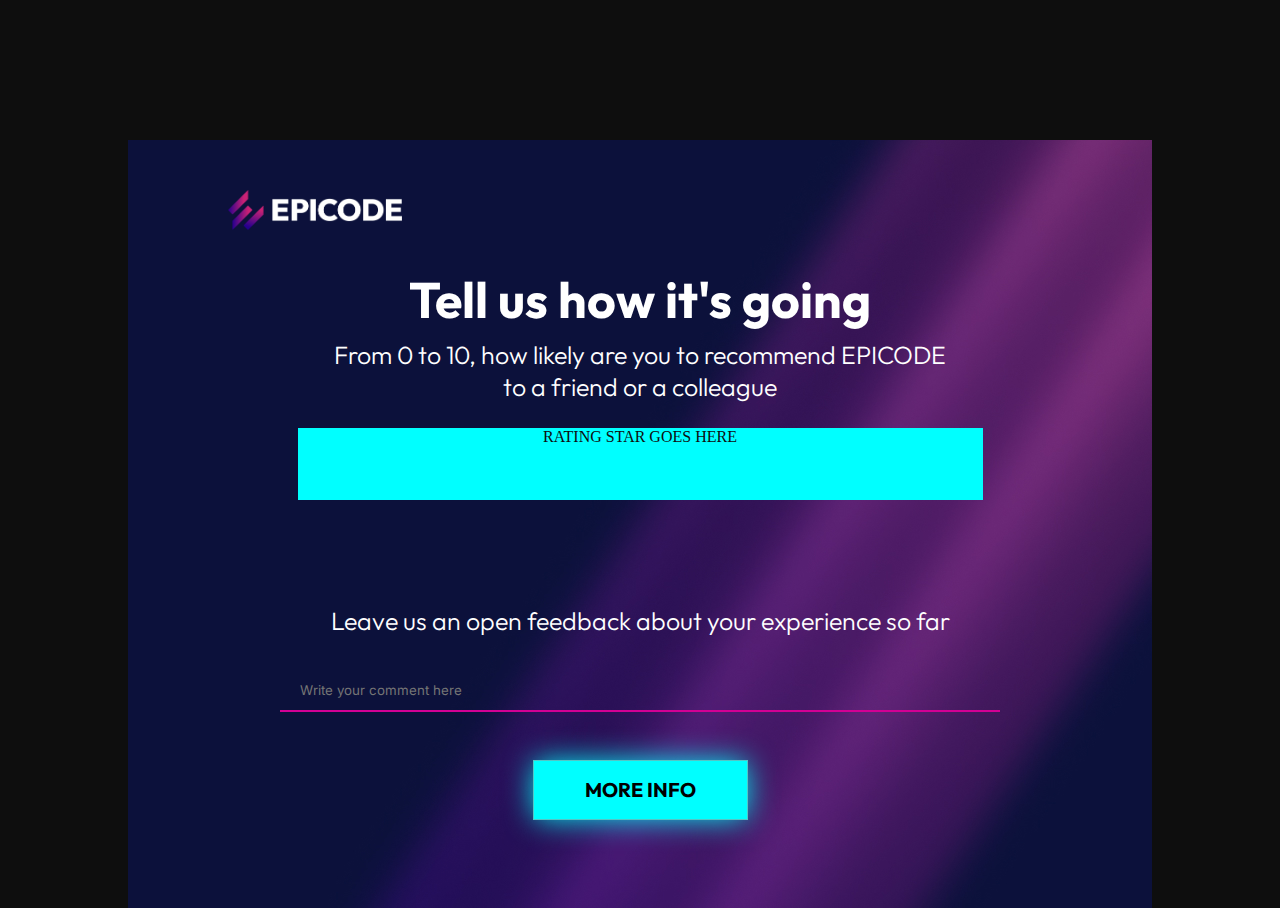
<file: feedback.html>
<!DOCTYPE html>
<html lang="en">

<head>
    <meta charset="UTF-8">
    <meta http-equiv="X-UA-Compatible" content="IE=edge">
    <meta name="viewport" content="width=device-width, initial-scale=1.0">
    <title>Feedback</title>

    <link rel="stylesheet" href="/feedbackStyles.css">
    <link rel="preconnect" href="https://fonts.googleapis.com">
    <link rel="preconnect" href="https://fonts.gstatic.com" crossorigin>
    <link
        href="https://fonts.googleapis.com/css2?family=Inter:wght@100;200;300&family=Outfit:wght@300;400;500;700&display=swap"
        rel="stylesheet">
</head>

<body>
    <div id="outer-container">
        <div id="header">
            <div class="logo-section">
                <img src="/assets/epicode_logo.png" alt="epicode logo">
            </div>
        </div>
        <div id="rating-container">
            <h1>Tell us how it's going</h1>
            <p class="info">From 0 to 10, how likely are you to recommend EPICODE<br>
                to a friend or a colleague
            </p>
            <div id="ratingStar"><span>RATING STAR GOES HERE</span></div>
        </div>
        <div id="comment-container">
            <p>Leave us an open feedback about your experience so far</p>
            <input type="text" placeholder="Write your comment here" name="Write your comment here"
                id="comment-section">
            <br>
            <button id="more-info-btn">MORE INFO</button>
        </div>
    </div>

</body>

</html>
</file>
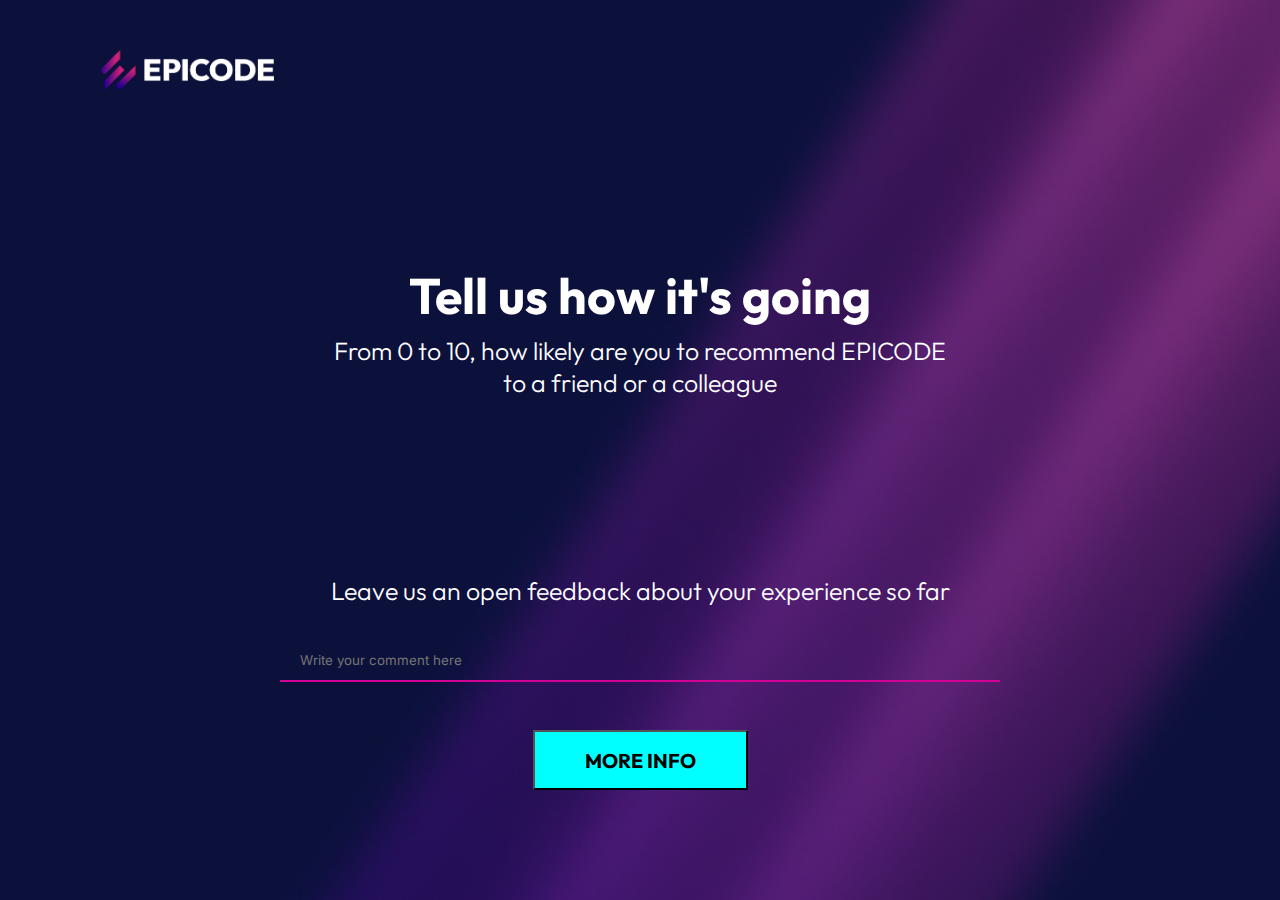
<file: feedback page/feedback.html>
<!DOCTYPE html>
<html lang="en">

<head>
    <meta charset="UTF-8">
    <meta http-equiv="X-UA-Compatible" content="IE=edge">
    <meta name="viewport" content="width=device-width, initial-scale=1.0">
    <title>Feedback</title>

    <link rel="stylesheet" href="feedbackStyles.css">
    <link rel="preconnect" href="https://fonts.googleapis.com">
    <link rel="preconnect" href="https://fonts.gstatic.com" crossorigin>
    <link
        href="https://fonts.googleapis.com/css2?family=Inter:wght@100;200;300&family=Outfit:wght@300;400;500;700&display=swap"
        rel="stylesheet">
    <script src="feedback.js" defer></script>
</head>

<body>
    <div id="outer-container">
        <div id="header">
            <div class="logo-section">
                <img src="/assets/epicode_logo.png" alt="epicode logo">
            </div>
        </div>
        <div id="rating-container">
            <h1>Tell us how it's going</h1>
            <p class="info">From 0 to 10, how likely are you to recommend EPICODE<br>
                to a friend or a colleague
            </p>
            <div class="rate">
                <input type="radio" id="star10" name="rate" value="10" />
                <label for="star10" title="text">10 stars</label>
                <input type="radio" id="star9" name="rate" value="9" />
                <label for="star9" title="text">9 stars</label>
                <input type="radio" id="star8" name="rate" value="8" />
                <label for="star8" title="text">8 stars</label>
                <input type="radio" id="star7" name="rate" value="7" />
                <label for="star7" title="text">7 stars</label>
                <input type="radio" id="star6" name="rate" value="6" />
                <label for="star6" title="text">6 star</label>
                <input type="radio" id="star5" name="rate" value="5" />
                <label for="star5" title="text">5 stars</label>
                <input type="radio" id="star4" name="rate" value="4" />
                <label for="star4" title="text">4 stars</label>
                <input type="radio" id="star3" name="rate" value="3" />
                <label for="star3" title="text">3 stars</label>
                <input type="radio" id="star2" name="rate" value="2" />
                <label for="star2" title="text">2 stars</label>
                <input type="radio" id="star1" name="rate" value="1" />
                <label for="star1" title="text">1 star</label>
            </div>
        </div>
        <div id="comment-container">
            <p>Leave us an open feedback about your experience so far</p>
            <input type="text" placeholder="Write your comment here" name="Write your comment here"
                id="comment-section">
            <br>
            <button id="more-info-btn">MORE INFO</button>
        </div>
    </div>

</body>

</html>
</file>
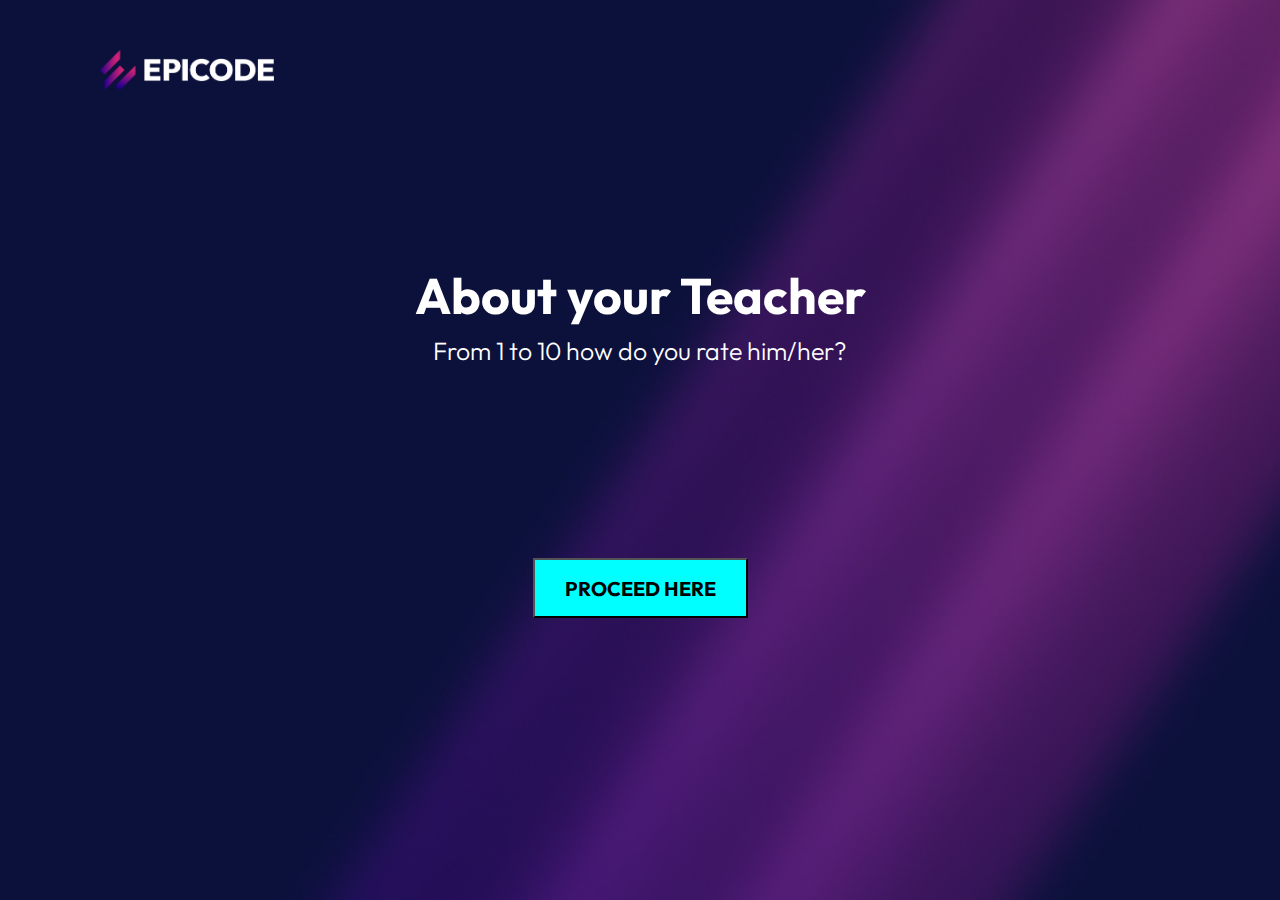
<file: feedback page/feedbackpage2.html>
<!DOCTYPE html>
<html lang="en">

<head>
    <meta charset="UTF-8">
    <meta http-equiv="X-UA-Compatible" content="IE=edge">
    <meta name="viewport" content="width=device-width, initial-scale=1.0">
    <title>Feedback</title>
    <script src="script.js" defer></script>
    <link rel="stylesheet" href="feedbackStyles.css">
    <link rel="preconnect" href="https://fonts.googleapis.com">
    <link rel="preconnect" href="https://fonts.gstatic.com" crossorigin>
    <link
        href="https://fonts.googleapis.com/css2?family=Inter:wght@100;200;300&family=Outfit:wght@300;400;500;700&display=swap"
        rel="stylesheet">
</head>

<body>
    <div id="outer-container">
        <div id="header">
            <div class="logo-section">
                <img src="/assets/epicode_logo.png" alt="epicode logo">
            </div>
        </div>
        <div id="rating-container">
            <h1>About your Teacher</h1>
            <p class="info">From 1 to 10 how do you rate him/her?
            </p>
            <div class="rate">
                <input type="radio" id="star10" name="rate" value="10" />
                <label for="star10" title="text">10 stars</label>
                <input type="radio" id="star9" name="rate" value="9" />
                <label for="star9" title="text">9 stars</label>
                <input type="radio" id="star8" name="rate" value="8" />
                <label for="star8" title="text">8 stars</label>
                <input type="radio" id="star7" name="rate" value="7" />
                <label for="star7" title="text">7 stars</label>
                <input type="radio" id="star6" name="rate" value="6" />
                <label for="star6" title="text">6 star</label>
                <input type="radio" id="star5" name="rate" value="5" />
                <label for="star5" title="text">5 stars</label>
                <input type="radio" id="star4" name="rate" value="4" />
                <label for="star4" title="text">4 stars</label>
                <input type="radio" id="star3" name="rate" value="3" />
                <label for="star3" title="text">3 stars</label>
                <input type="radio" id="star2" name="rate" value="2" />
                <label for="star2" title="text">2 stars</label>
                <input type="radio" id="star1" name="rate" value="1" />
                <label for="star1" title="text">1 star</label>
            </div>
        </div>
        <div id="comment-container">
            <button id="more-info-btn2">PROCEED HERE</button>
        </div>
    </div>

</body>

</html>
</file>
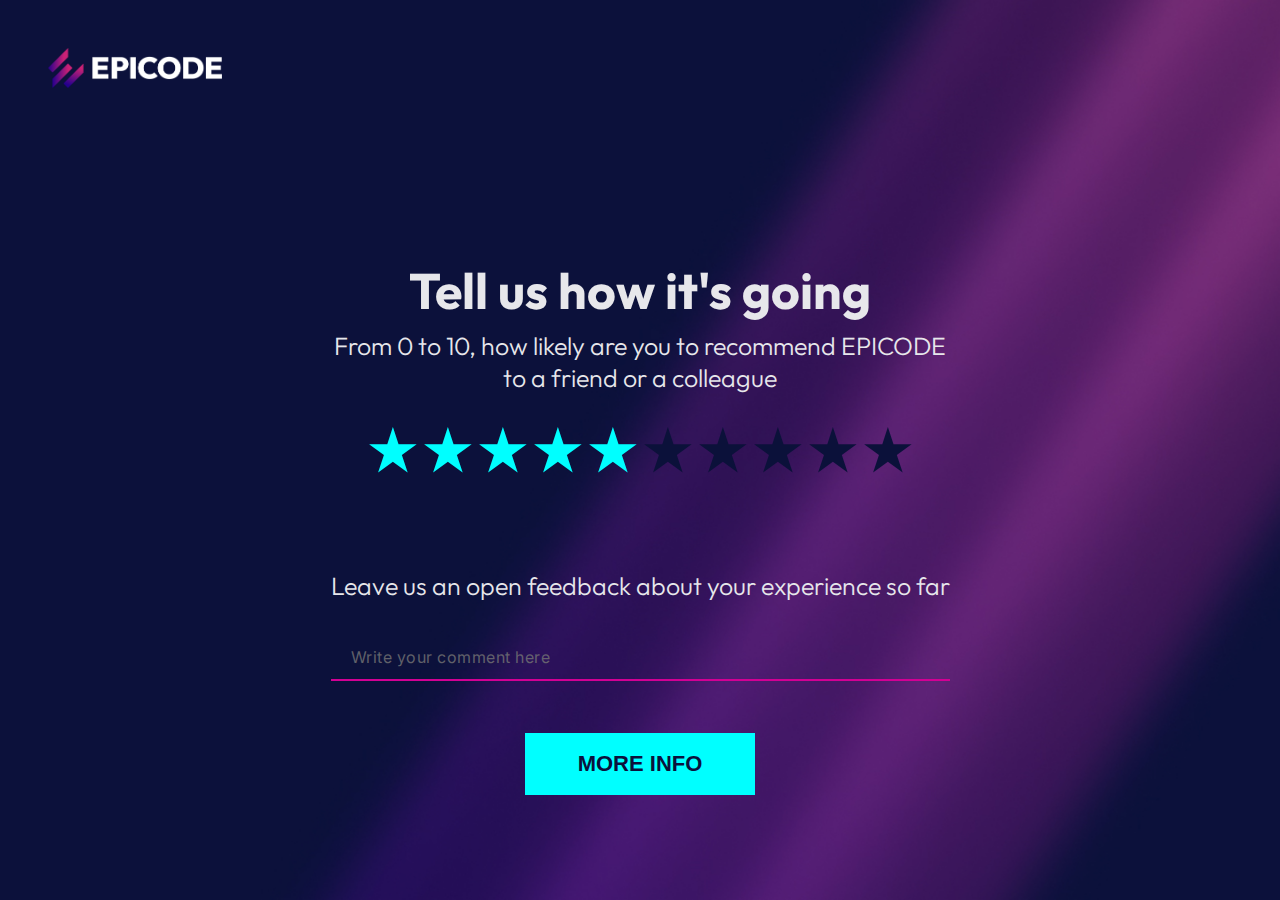
<file: feedback-page/feedback.html>
<!DOCTYPE html>
<html lang="en">

<head>
  <meta charset="UTF-8" />
  <meta http-equiv="X-UA-Compatible" content="IE=edge" />
  <meta name="viewport" content="width=device-width, initial-scale=1.0" />
  <title>Feedback</title>

  <link rel="stylesheet" href="feedbackStyles.css" />
  <script src="feedback.js" defer></script>
</head>

<body>
  <div id="main-background" class="container">
    <nav id="epicode-upper-logo-container">
      <img src="../assets/epicode_logo.png" alt="epicode logo" />
    </nav>
    <div class="body-content">
      <div id="rating-container">
        <h1>Tell us how it's going</h1>
        <p class="info">
          From 0 to 10, how likely are you to recommend EPICODE<br />
          to a friend or a colleague
        </p>
        <div class="rate">
          <input type="radio" id="star10" name="rate" value="10" />
          <label for="star10" title="text">10 stars</label>
          <input type="radio" id="star9" name="rate" value="9" />
          <label for="star9" title="text">9 stars</label>
          <input type="radio" id="star8" name="rate" value="8" />
          <label for="star8" title="text">8 stars</label>
          <input type="radio" id="star7" name="rate" value="7" />
          <label for="star7" title="text">7 stars</label>
          <input type="radio" id="star6" name="rate" value="6" />
          <label for="star6" title="text">6 star</label>
          <input type="radio" id="star5" name="rate" value="5" checked />
          <label for="star5" title="text">5 stars</label>
          <input type="radio" id="star4" name="rate" value="4" />
          <label for="star4" title="text">4 stars</label>
          <input type="radio" id="star3" name="rate" value="3" />
          <label for="star3" title="text">3 stars</label>
          <input type="radio" id="star2" name="rate" value="2" />
          <label for="star2" title="text">2 stars</label>
          <input type="radio" id="star1" name="rate" value="1" />
          <label for="star1" title="text">1 star</label>
        </div>
      </div>
      <div id="comment-container">
        <p>Leave us an open feedback about your experience so far</p>
        <input type="text" placeholder="Write your comment here" name="Write your comment here" id="comment-section" />
        <br />
        <button type="submit" id="more-info-btn">More Info</button>
      </div>
    </div>
  </div>
</body>

</html>
</file>
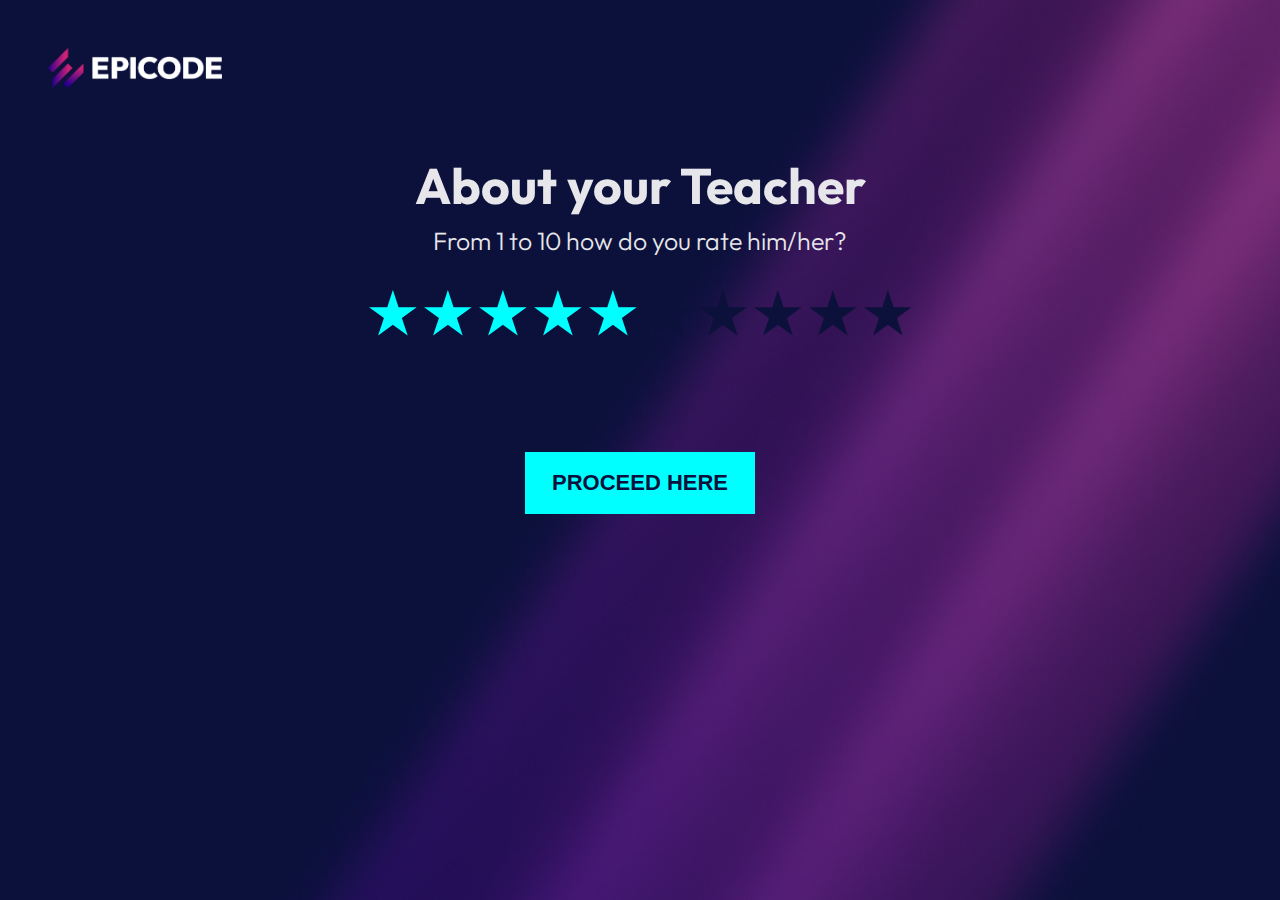
<file: feedback-page/feedbackpage2.html>
<!DOCTYPE html>
<html lang="en">

<head>
  <meta charset="UTF-8" />
  <meta http-equiv="X-UA-Compatible" content="IE=edge" />
  <meta name="viewport" content="width=device-width, initial-scale=1.0" />
  <title>Feedback</title>
  <script src="script.js" defer></script>
  <link rel="stylesheet" href="feedbackStyles.css" />
  <link rel="preconnect" href="https://fonts.googleapis.com" />
  <link rel="preconnect" href="https://fonts.gstatic.com" crossorigin />
  <link
    href="https://fonts.googleapis.com/css2?family=Inter:wght@100;200;300&family=Outfit:wght@300;400;500;700&display=swap"
    rel="stylesheet" />
</head>

<body>
  <div id="main-background" class="container">
    <nav id="epicode-upper-logo-container">
      <img src="../assets/epicode_logo.png" alt="epicode logo" />
    </nav>

    <div id="rating-container">
      <h1>About your Teacher</h1>
      <p class="info">From 1 to 10 how do you rate him/her?</p>
      <div class="rate">
        <input type="radio" id="star10" name="rate" value="10" />
        <label for="star10" title="text">10 stars</label>
        <input type="radio" id="star9" name="rate" value="9" />
        <label for="star9" title="text">9 stars</label>
        <input type="radio" id="star8" name="rate" value="8" />
        <label for="star8" title="text">8 stars</label>
        <input type="radio" id="star7" name="rate" value="7" />
        <label for="star7" title="text">7 stars</label>
        <input type="radio" id="star6" name="rate" value="6" />
        <label for="star6" title="text">6 star</label>
        <input type="radio" id="star5" name="rate" value="5" checked />
        <label for="star5" title="text">5 stars</label>
        <input type="radio" id="star4" name="rate" value="4" />
        <label for="star4" title="text">4 stars</label>
        <input type="radio" id="star3" name="rate" value="3" />
        <label for="star3" title="text">3 stars</label>
        <input type="radio" id="star2" name="rate" value="2" />
        <label for="star2" title="text">2 stars</label>
        <input type="radio" id="star1" name="rate" value="1" />
        <label for="star1" title="text">1 star</label>
      </div>
    </div>
    <div id="comment-container">
      <button id="more-info-btn2">Proceed Here</button>
    </div>
  </div>
</body>

</html>
</file>
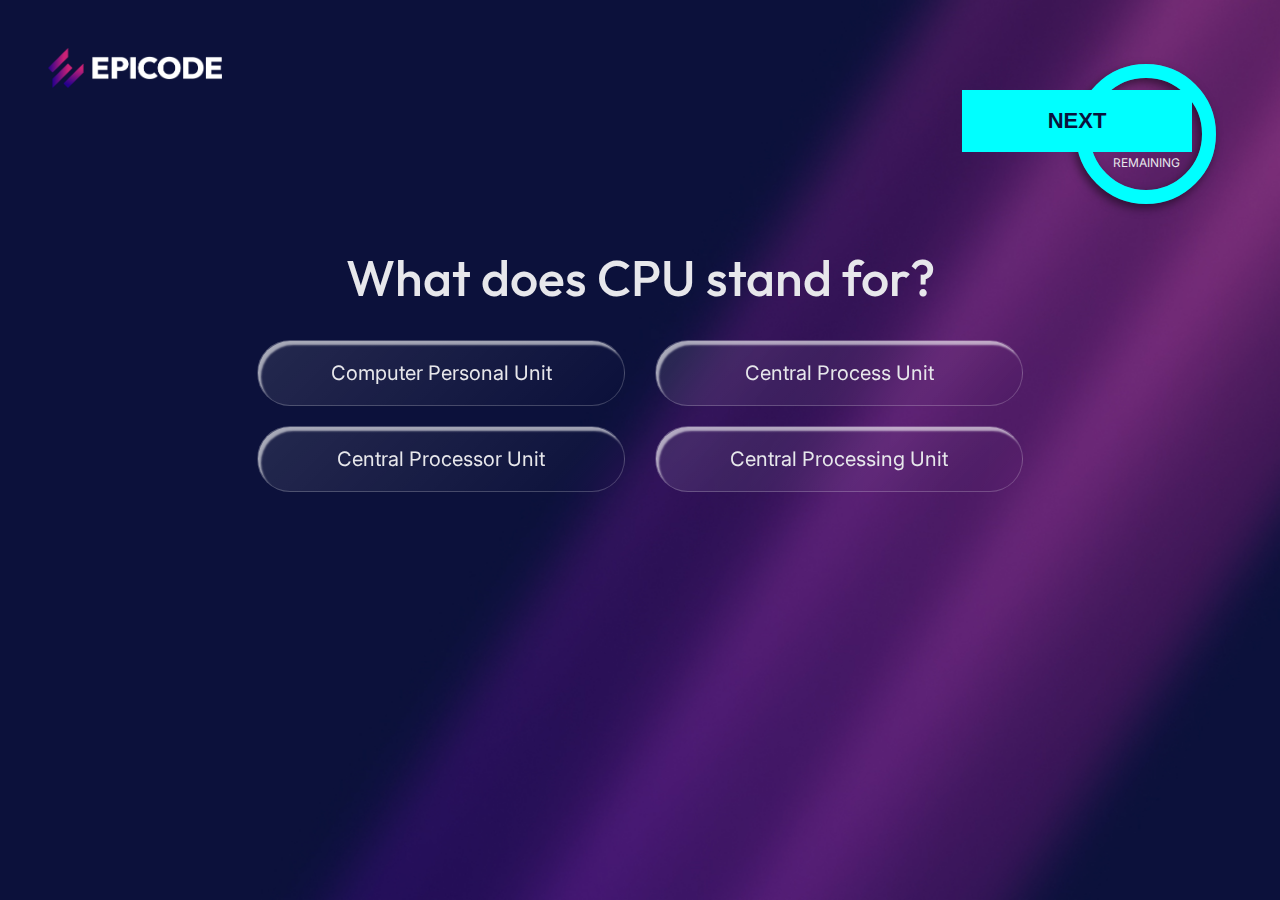
<file: Quiz/M1-D15-QUIZ.html>
<!DOCTYPE html>
<html>
<!--
        QUIZ GAME!

        RULES:
        / The player must guess correctly a certain amount of questions
        / Each correct answer gives him one point
        / Answers could be multiple or true/false
        / At the end of the game, the user must know his/her total score

        QUESTIONS:
        / You can get them from this URL ( http://bit.ly/strive_QUIZZ ) or you can write your own
        / Could be multiple of boolean (true / false)

        HINTS:
        / Keep a global variable score for the user score
        / Keep a variable questionNumber for the question the user is answering
        / When questionNumber is bigger then the available questions, present the score
        / Start working with the questions saved in a variable (or you can use AJAX for fetching external questions if you already know how to do it!)
        / Start with the easier version and THEN implement the EXTRAs
        / Please debug everything / try it on the console to be sure of what to expect from your code

        EXTRA:
        / Show if the answer provided was the wrong one or correct it after clicking
        / Present the questions one at a time instead of having all of them displayed together
        / Let the user select difficulty and number of questions (you can get q/a from https://opentdb.com/api.php?amount=10&category=18&difficulty=easy modifying amount and difficulty)
    
        /* WHEN YOU ARE FINISHED
          Commit and push the code to your personal GitHub repository; then post the link of your commit on the Homework section of today's Eduflow.
        */
    -->

<head>

  <link rel="stylesheet" href="./styles.css" />
  <link rel="stylesheet" href="timer.css" />
</head>

<body>
  <div id="main-background" class="container">
    <nav id="epicode-upper-logo-container">
      <img src="../assets/epicode_logo.png" alt="epicode logo" />
    </nav>
    <div class="bottom-content">
      <div class="question-block">
        <div class="timer-position">
          <div id="app"></div>
        </div>
        <div id="question-area"></div>
      </div>
      <input type="button" value="Next" class="next-button" id="nextButton" onclick="nextQnA()" />
    </div>

  </div>
  <script src="./script.js"></script>
</body>

</html>
</file>
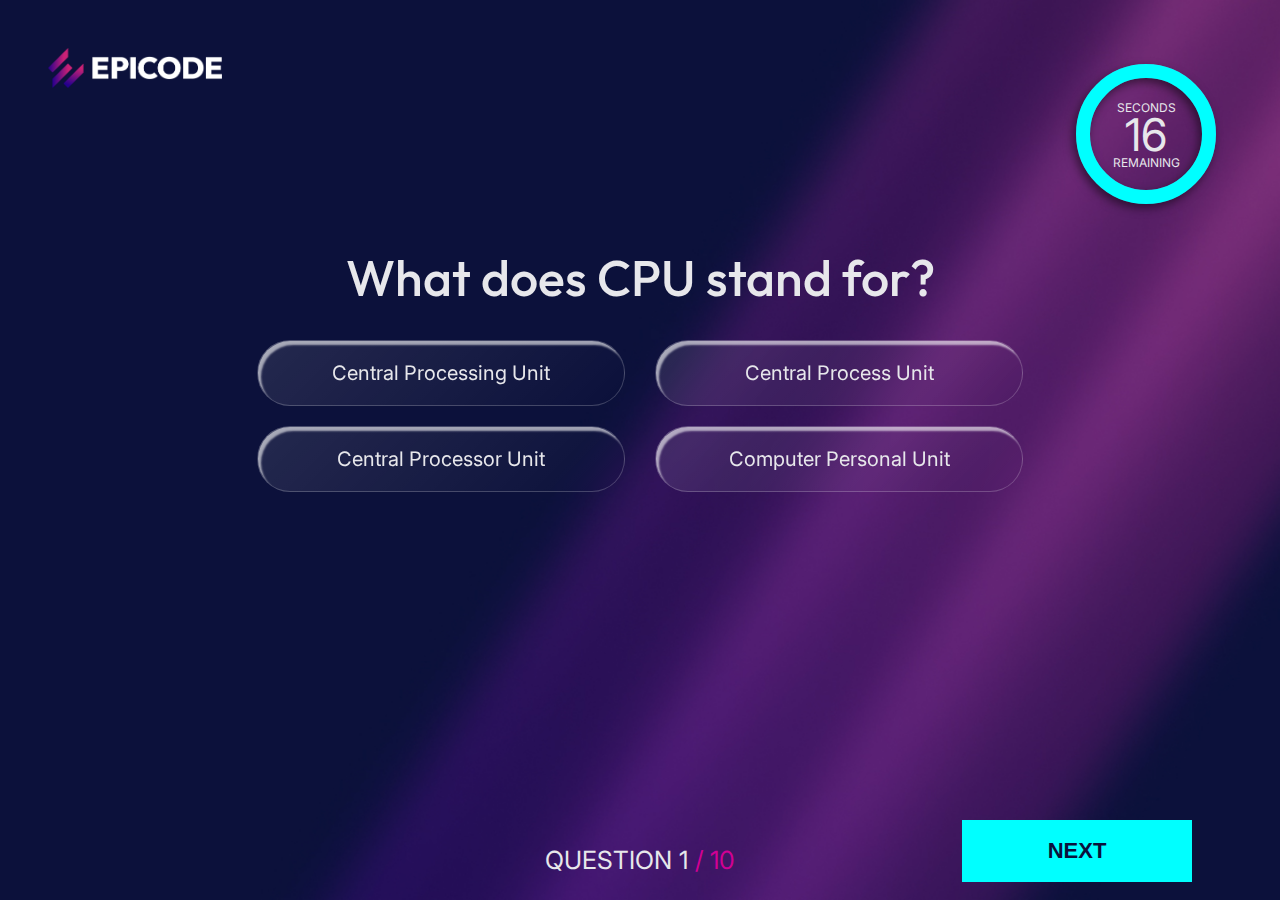
<file: Quiz/quiz.html>
<!DOCTYPE html>
<html>
  <head>
    <link rel="stylesheet" href="./styles.css" />
    <link rel="stylesheet" href="timer.css" />
  </head>

  <body>
    <div id="main-background" class="container">
      <nav id="epicode-upper-logo-container">
        <img src="../assets/epicode_logo.png" alt="epicode logo" />
      </nav>

      <div class="bottom-content">
        <div class="question-block">
          <div class="timer-position">
            <div id="app"></div>
          </div>
          <div id="question-area"></div>
        </div>
        <div id="bottom-part">
          <input
            type="button"
            value="Next"
            class="next-button"
            id="nextButton"
            onclick="nextQnA()"
          />
        </div>
      </div>
    </div>
    <script src="./script.js"></script>
  </body>
</html>
</file>
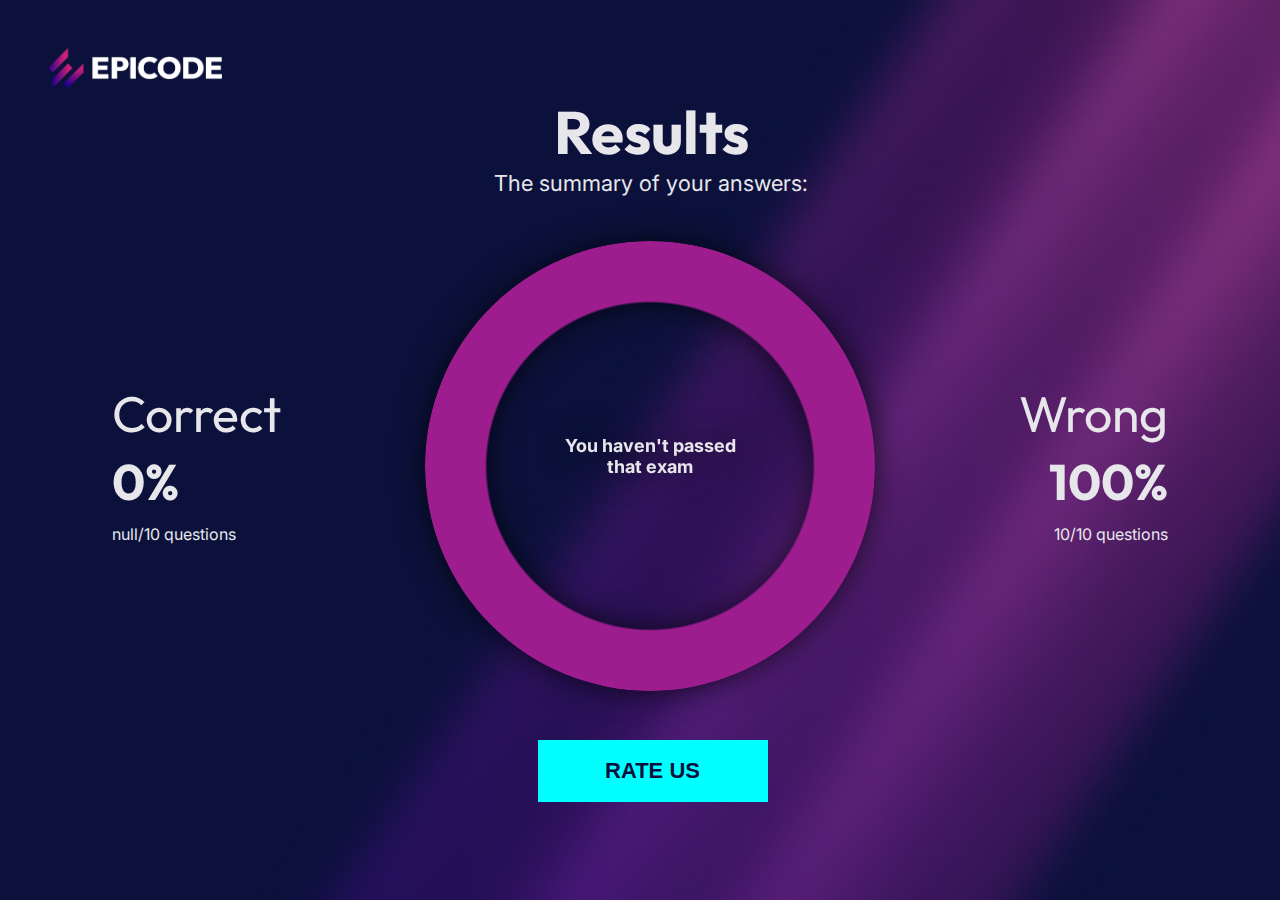
<file: Result-page/results-page.html>
<!DOCTYPE html>
<html lang="en">
  <head>
    <meta charset="UTF-8" />
    <meta http-equiv="X-UA-Compatible" content="IE=edge" />
    <meta name="viewport" content="width=device-width, initial-scale=1.0" />
    <link rel="stylesheet" href="./results-page.css" />
    <title>Results</title>
  </head>

  <body>
    <div id="main-background" class="container">
      <nav id="epicode-upper-logo-container">
        <img src="../assets/epicode_logo.png" alt="epicode logo" />
      </nav>
      <div class="main">
        <div class="result-wrapper">
          <h2 class="heading-2 text-center">Results</h2>
          <h3 class="heading-3">The summary of your answers:</h3>
          <div class="graph-wrapper">
            <div>
              <div>
                <h2 class="corr-wrong-heading">Correct</h2>
                <h2 class="per-heading"></h2>
                <p class="sub-text">22/29 questions</p>
              </div>
            </div>
            <div class="canvas-block">
              <div class="pie animate no-round" style="--p: 50; --c: #00ffff">
                <div class="about-result-info">
                  <span class="cong-heading">Congratulations!</span>
                  <span class="highlight-color">you passed the exam. </span>
                  <span class="sub-info-text"
                    >We will send you the certificate in few minutes.</span
                  >
                  <span class="sub-info-text"
                    >Check your e-mail(including promotions / spam folder)</span
                  >
                </div>
              </div>
              <!-- <canvas role="img" width="450px" height="450px"></canvas> -->
            </div>
            <div class="text-align-right">
              <h2 class="corr-wrong-heading">Wrong</h2>
              <h2 class="per-heading"></h2>
              <p class="sub-text">7/29 questions</p>
            </div>
          </div>
        </div>
        <div class="btn-wrapper">
          <button class="rate-btn" type="button" title="Rate us">
            Rate us
          </button>
        </div>
      </div>
    </div>
    <script src="./results.js"></script>
  </body>
</html>
</file>
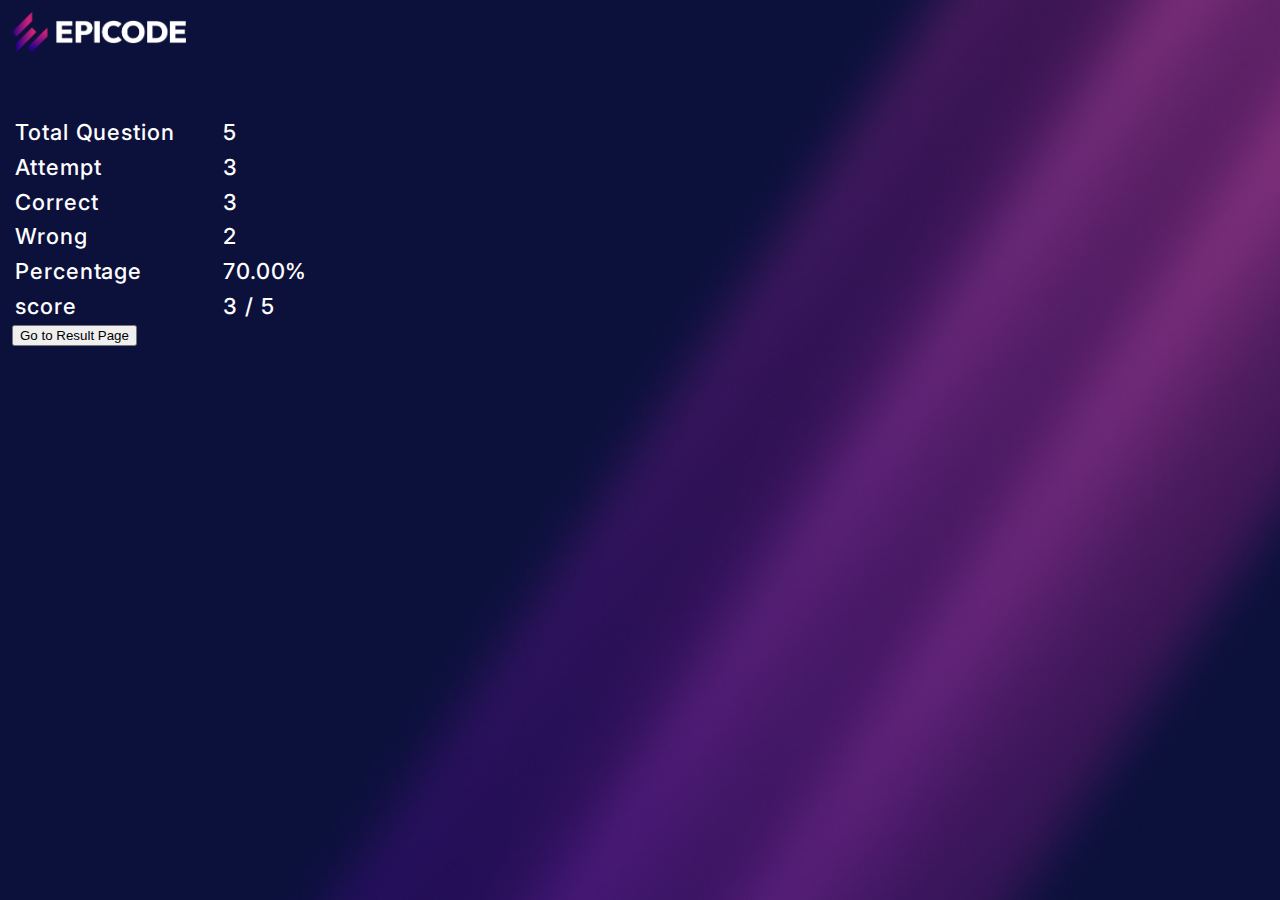
<file: score page/score.html>
<!DOCTYPE html>
<html lang="en">
  <head>
    <meta charset="UTF-8" />
    <meta http-equiv="X-UA-Compatible" content="IE=edge" />
    <meta name="viewport" content="width=device-width, initial-scale=1.0" />
    <link rel="stylesheet" href="./score.css" />
    <title>score page</title>
  </head>
  <body>
    <div class="main-layout container">
      <nav id="main-header" class="navbar">
        <img class="logo" src="../assets/epicode_logo.png" alt="epicode-logo" />
      </nav>
      <div class="main">
        <table>
          <tr>
            <td>Total Question</td>
            <td><span class="total-question">5</span></td>
          </tr>
          <tr>
            <td>Attempt</td>
            <td><span class="total-attempt">3</span></td>
          </tr>
          <tr>
            <td>Correct</td>
            <td><span class="total-correct">3</span></td>
          </tr>
          <tr>
            <td>Wrong</td>
            <td><span class="total-wrong">2</span></td>
          </tr>
          <tr>
            <td>Percentage</td>
            <td><span class="percentage">70.00%</span></td>
          </tr>
          <tr>
            <td>score</td>
            <td><span class="total-score">3 / 5</span></td>
          </tr>
        </table>
        <button type="button" class="go-to-result">Go to Result Page</button>
      </div>
    </div>
    <script src="../script.js"></script>
  </body>
</html>
</file>
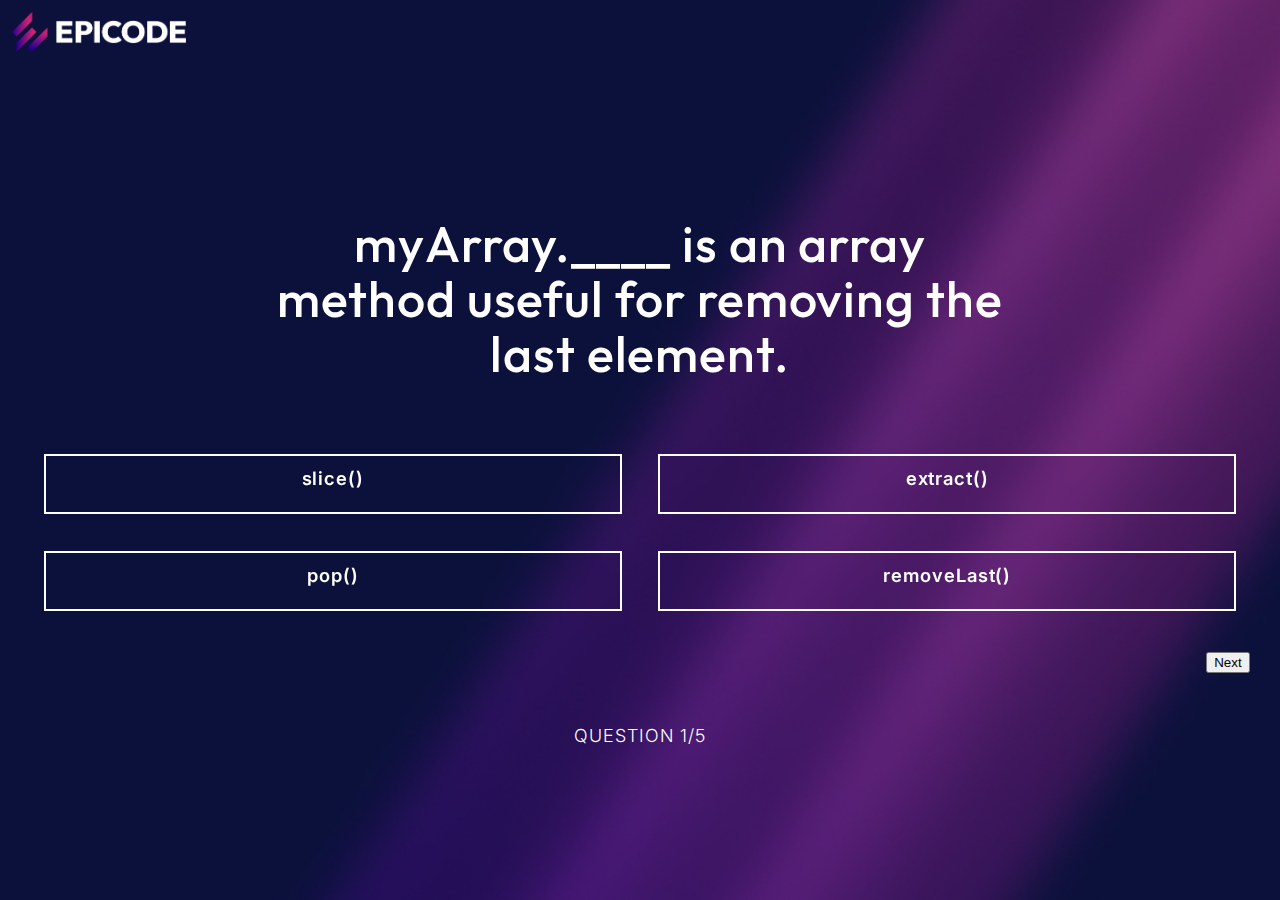
<file: Test-page/test-page.html>
<!DOCTYPE html>
<html lang="en">
  <head>
    <meta charset="UTF-8" />
    <meta http-equiv="X-UA-Compatible" content="IE=edge" />
    <meta name="viewport" content="width=device-width, initial-scale=1.0" />
    <link rel="stylesheet" href="./test.page.css" />
    <title>Test page</title>
  </head>
  <body>
    <div class="main-layout container">
      <nav id="main-header" class="navbar">
        <div>
          <img
            class="logo"
            src="../assets/epicode_logo.png"
            alt="epicode-logo"
          />
        </div>
        <div>
          <div id="timer-app" class="timer">
            <!-- <img src="../assets/timer.svg" alt="timer-svg"/> -->
          </div>
        </div>
      </nav>
      <div class="main">
        <div id="box" class="quiz-box">
            <h2 id="question-text">the first dummy question how it's work</h2>
            <div id="option-container" class="option-container">
            </div>
            <div class="next-question-btn">
                <button id="next-btn" type="button" class="next-btn"><a>Next</a></button>
            </div>
            <div class="question-number">QUESTION 1/20</div>
      </div>
    </div>
    <script src="../script.js"></script>
  </body>
</html>
</file>
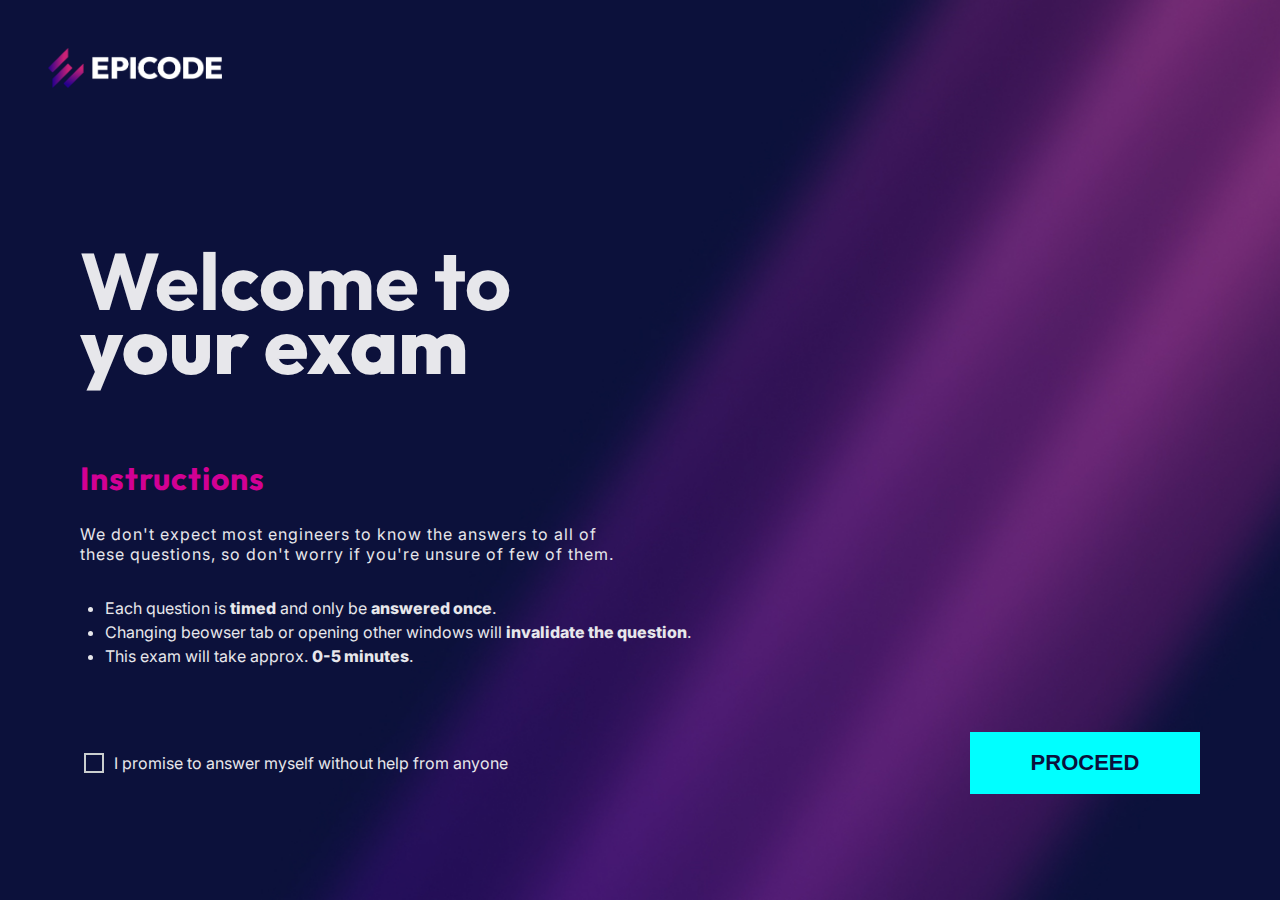
<file: welcome-page/welcome-page.html>
<!DOCTYPE html>
<html lang="en">
  <head>
    <script src="welcome.js" defer></script>
    <meta charset="UTF-8" />
    <meta http-equiv="X-UA-Compatible" content="IE=edge" />
    <meta name="viewport" content="width=device-width, initial-scale=1.0" />
    <link rel="stylesheet" href="./styles.css" />
    <title>Welcome Page</title>
  </head>

  <body>
    <div id="main-background" class="container">
      <nav id="epicode-upper-logo-container">
        <img src="../assets/epicode_logo.png" alt="epicode logo" />
      </nav>
      <div class="main">
        <div id="welcome">
          <h1>Welcome to <span>your exam</span></h1>
        </div>
        <div id="instructions">
          <h2>Instructions</h2>
          <p>
            We don't expect most engineers to know the answers to all of these
            questions, so don't worry if you're unsure of few of them.
          </p>
        </div>
        <div id="unordered-list">
          <ul>
            <li>
              Each question is <span>timed</span> and only be
              <span>answered once</span>.
            </li>
            <li>
              Changing beowser tab or opening other windows will
              <span>invalidate the question</span>.
            </li>
            <li>This exam will take approx. <span>0-5 minutes</span>.</li>
          </ul>
        </div>

        <div class="bottom-block">
          <input
            class="regular-checkbox"
            type="checkbox"
            id="promise-checkbox"
            name="checkbox"
          />
          <label for="promise-checkbox" id="promise-text"
            >I promise to answer myself without help from anyone</label
          >
          <button type="submit" id="proceed-button">Proceed</button>
        </div>
      </div>
    </div>
  </body>
</html>
</file>
<file: feedbackStyles.css>
body {
  margin: 0 auto;
  background-color: #0e0e0e;
}

#outer-container {
  position: relative;
  margin-top: 140px;
  margin-inline: auto;
  height: 768px;
  width: 1024px;
  background-image: url("/assets/bg.jpg");
}

.header {
  position: absolute;
}
h1 {
  font-family: "Outfit", sans-serif;
  font-size: 50px;
  margin-bottom: 0px;
}

#rating-container {
  text-align: center;
  color: white;
}

#comment-container {
  text-align: center;
}

img {
  height: 40px;
  margin-top: 50px;
  margin-left: 100px;
}

p {
  font-family: "Outfit", sans-serif;
  font-weight: 300;
  color: white;
  font-size: 25px;
}

.info {
  margin-top: 8px;
}

#comment-container {
  margin-top: 40px;
  padding-top: 40px;
}

#ratingStar {
  margin-inline: auto;
  background-color: aqua;
  width: 685px;
  height: 72px;
  color: #0e0e0e;
}

input[type="text"] {
  font-family: "Inter", sans-serif;
  width: 680px;
  padding: 12px 20px;
  margin: 8px 0;
  background: transparent;
  border: none;
  border-bottom: 2px solid #d20094;
}

#more-info-btn {
  font-family: "Outfit", sans-serif;
  font-size: 20px;
  font-weight: bold;
  margin-top: 40px;
  height: 60px;
  width: 215px;
  background-color: #00ffff;
  box-shadow: 0 0 30px -2px #00ffff;
  border: 0.5px solid #53c6c6;
  cursor: pointer;
}
</file>
<file: feedback page/feedbackStyles.css>
body {
  margin: 0 auto;
  background-color: #0e0e0e;
  background-image: url("../assets/bg.jpg");
  background-repeat: no-repeat;
  background-size: 100%;
  background-attachment: fixed;
  background-position: 50%;
}

#outer-container {
  position: relative;
  margin-inline: auto;
}

.header {
  position: absolute;
}

h1 {
  font-family: "Outfit", sans-serif;
  font-size: 50px;
  margin-bottom: 0px;
}

#rating-container {
  margin-top: 170px;
  text-align: center;
  color: white;
}

#comment-container {
  text-align: center;
}

img {
  height: 40px;
  margin-top: 50px;
  margin-left: 100px;
}

p {
  font-family: "Outfit", sans-serif;
  font-weight: 300;
  color: white;
  font-size: 25px;
}

.info {
  margin-top: 8px;
}

#comment-container {
  margin-top: 40px;
  padding-top: 40px;
}

#ratingStar {
  margin-inline: auto;
  background-color: aqua;
  width: 685px;
  height: 72px;
  color: #0e0e0e;
}

input[type="text"] {
  font-family: "Inter", sans-serif;
  width: 680px;
  padding: 12px 20px;
  margin: 8px 0;
  background: transparent;
  border: none;
  border-bottom: 2px solid #d20094;
  outline: none;
  color: #d20094;
}

#more-info-btn,
#more-info-btn2 {
  font-family: "Outfit", sans-serif;
  font-size: 20px;
  font-weight: bold;
  margin-top: 40px;
  height: 60px;
  width: 215px;
  background-color: #00ffff;
  cursor: pointer;
  transition: all 350ms;
}

#more-info-btn:hover {
  box-shadow: 0 0 30px -2px #00ffff;
  border: 0.5px solid #53c6c6;
}

.rate {
  margin-right: 670px;
  height: 46px;
  padding: 0 10px;
}

.rate:not(:checked)>input {
  position: absolute;
  top: -9999px;
}

.rate:not(:checked)>label {
  float: right;
  width: 1em;
  overflow: hidden;
  white-space: nowrap;
  cursor: pointer;
  font-size: 55px;
  color: #0b113a;
}

.rate:not(:checked)>label:before {
  content: "★ ";
}

.rate>input:checked~label {
  color: #00ffff;
}

.rate:not(:checked)>label:hover,
.rate:not(:checked)>label:hover~label {
  color: #00ffff;
}

.rate>input:checked+label:hover,
.rate>input:checked+label:hover~label,
.rate>input:checked~label:hover,
.rate>input:checked~label:hover~label,
.rate>label:hover~input:checked~label {
  color: #00ffff;
}
</file>
<file: feedback-page/feedbackStyles.css>
@import url("https://fonts.googleapis.com/css2?family=Inter:wght@100;200;300;400;500;600;700;800;900&family=Outfit:wght@100;200;300;400;500;600;700;800;900&display=swap");

* {
  box-sizing: border-box;
}

body {
  margin: 0;
  font-family: "Inter", sans-serif;
  /* for descriptions */
  color: #e7e7eb;
  background-image: url(../assets/bg.jpg);
  background-repeat: no-repeat;
  background-size: cover;
  background-attachment: fixed;
  background-position: 100%;
  height: 100vh;
}

.container {
  max-width: 1400px;
  padding-inline: 3em;
  width: 100%;
  margin-inline: auto;
}

#epicode-upper-logo-container {
  padding-top: 3em;
  height: 10%;
}

img {
  height: 40px;
}

.main {
  padding-left: 2em;
  padding-right: 2em;
}

#main-background {
  height: 100%;
}

.body-content {
  height: 90%;
  display: flex;
  flex-direction: column;
  align-items: center;
  justify-content: center;
}

h1 {
  font-family: "Outfit", sans-serif;
  font-size: 50px;
  margin-bottom: 0px;
  margin-top: 0;
}

#rating-container {
  margin-top: 4em;
  display: flex;
  flex-direction: column;
  align-items: center;
  text-align: center;
}

#comment-container {
  text-align: center;
}

p {
  font-family: "Outfit", sans-serif;
  font-weight: 300;
  font-size: 25px;
}

.info {
  margin-top: 8px;
}

#comment-container {
  margin-top: 60px;
}

#ratingStar {
  text-align: center;
  background-color: aqua;
  color: #0e0e0e;
}

input[type="text"] {
  font-family: "Inter", sans-serif;
  font-size: 16px;
  width: 100%;
  letter-spacing: 0.5px;
  padding: 12px 20px;
  margin: 8px 0;
  background: transparent;
  border: none;
  border-bottom: 2px solid #d20094;
  outline: none;
  color: #d20094;
}

::placeholder {
  font-size: 16px;
  letter-spacing: 0.5px;
  opacity: 0.8;
}

#more-info-btn,
#more-info-btn2 {
  margin-top: 2em;
  border: none;
  text-align: center;
  background-color: #00ffff;
  color: #0b113c;
  text-transform: uppercase;
  font-size: 22px;
  font-weight: 700;
  line-height: 22px;
  padding: 20px 10px;
  vertical-align: middle;
  width: 230px;
  transition: all 0.35s linear;
  cursor: pointer;
}

#more-info-btn:hover {
  background-color: #00ffff;
  color: #0b113c;
  box-shadow: -1px 1px 50px rgba(0, 255, 255, 0.8);
}

#more-info-btn2:hover {
  background-color: #00ffff;
  color: #0b113c;
  box-shadow: -1px 1px 50px rgba(0, 255, 255, 0.8);
}

.rate:not(:checked) > input {
  position: absolute;
  top: -9999px;
}

.rate:not(:checked) > label {
  float: right;
  width: 1em;
  overflow: hidden;
  white-space: nowrap;
  cursor: pointer;
  font-size: 55px;
  color: #0b113a;
}

.rate:not(:checked) > label:before {
  content: "★ ";
}

.rate > input:checked ~ label {
  color: #00ffff;
}

.rate:not(:checked) > label:hover,
.rate:not(:checked) > label:hover ~ label {
  color: #00ffff;
}

.rate > input:checked + label:hover,
.rate > input:checked + label:hover ~ label,
.rate > input:checked ~ label:hover,
.rate > input:checked ~ label:hover ~ label,
.rate > label:hover ~ input:checked ~ label {
  color: #00ffff;
}
</file>
<file: Quiz/styles.css>
@import url("https://fonts.googleapis.com/css2?family=Inter:wght@100;200;300;400;500;600;700;800;900&family=Outfit:wght@100;200;300;400;500;600;700;800;900&display=swap");

* {
  box-sizing: border-box;
}

body {
  margin: 0;
  font-family: "Inter", sans-serif;
  /* for descriptions */
  color: #e7e7eb;
  background-image: url(../assets/bg.jpg);
  background-repeat: no-repeat;
  background-size: cover;
  background-attachment: fixed;
  background-position: 100%;
  position: relative;
  -ms-overflow-style: none;
  scrollbar-width: none;
  overflow-y: scroll;
  height: 100vh;
}

body::-webkit-scrollbar {
  display: none;
}

.container {
  max-width: 1400px;
  padding-inline: 3em;
  width: 100%;
  margin-inline: auto;
}

#epicode-upper-logo-container {
  padding-top: 3em;
  height: 10%;
}

img {
  height: 40px;
}
#main-background {
  height: 100%;
}

.timer-position {
  position: absolute;
  right: 4em;
  top: 4em;
}

.question-block {
  width: 800px;
  margin-inline: auto;
  margin-top: 10em;
  text-align: center;
}

.bottom-content {
  height: 90%;
  display: flex;
  flex-direction: column;
  justify-content: space-between;
  align-items: center;
}

.question {
  font-family: "Outfit", sans-serif;
  font-size: 50px;
  line-height: 55px;
  margin-inline: auto;
  text-align: center;
  font-weight: 500;
  margin-bottom: 0.5em;
}
#bottom-part {
  width: 100%;
}
#bottom-part > p {
  text-align: center;
}
.next-button {
  position: absolute;
  right: 0;
  margin-right: 4em;
  border: none;
  text-align: center;
  background-color: #00ffff;
  color: #0b113c;
  text-transform: uppercase;
  font-size: 22px;
  font-weight: 700;
  line-height: 22px;
  padding: 20px 10px;
  vertical-align: middle;
  width: 230px;
  transition: all 0.35s linear;
  cursor: pointer;
}

.next-button:hover {
  background-color: #00ffff;
  color: #0b113c;
  box-shadow: -1px 1px 50px rgba(0, 255, 255, 0.8);
}

.main-area {
  margin-top: 15%;
  display: flex;
  justify-content: center;
  align-items: center;
}

.options {
  font-size: 20px;
  /* line-height: 60px; */
  width: 46%;
  display: inline-block;
  border: 1px solid rgba(255, 255, 255, 0.2);
  border-radius: 50px;
  padding-top: 20px;
  padding-bottom: 20px;
  margin-top: 10px;
  margin-right: 15px;
  margin-bottom: 10px;
  margin-left: 15px;
  background-color: rgb(255 255 255/0.95);
  background: linear-gradient(
    135deg,
    rgba(255, 255, 255, 0.1),
    rgba(255, 255, 255, 0)
  );
  backdrop-filter: blur(8px);
  box-shadow: 3px 4px 2px rgba(255, 255, 255, 0.6) inset;
  cursor: pointer;
}

.selected {
  background: linear-gradient(
    180deg,
    rgba(210, 0, 148, 100%) 0%,
    rgba(144, 0, 128, 100%) 100%
  );
}

.disappear {
  visibility: hidden;
}
</file>
<file: Quiz/timer.css>
.base-timer {
    position: relative;
    width: 140px;
    height: 140px;
    display: flex;
    flex-direction: column;
}

.base-timer__svg {
    transform: scaleX(-1);
    filter: drop-shadow(3px 4px 5px rgb(0 0 0 / 0.5));
}

.base-timer__circle {
    fill: none;
    stroke: none;
    box-shadow: rgba(0, 0, 0, 0.8) 0px 19px 38px, rgba(0, 0, 0, 0.8) 0px 15px 12px;
}

.base-timer__path-elapsed {
    stroke-width: 10px;
    stroke: rgba(255, 255, 255, 0.2);
}

.base-timer__path-remaining {
    stroke-width: 10px;
    stroke-linecap: round;
    transform: rotate(90deg);
    transform-origin: center;
    transition: 1s linear all;
    fill-rule: nonzero;
    stroke: currentColor;
}

.base-timer__path-remaining.green {
    color: #00ffff;
}

.base-timer__path-remaining.orange {
    color: #00ffff;
}

.base-timer__path-remaining.red {
    color: #00ffff;
}

.inner-timer-text {
    position: absolute;
    display: flex;
    flex-direction: column;
    align-items: center;
    justify-content: center;
    margin-top: 3em;
    font-size: 12px;
}


.base-timer__label {
    width: 140px;
    font-size: 45px;
    line-height: 40px;
}
</file>
<file: Result-page/results-page.css>
@import url("https://fonts.googleapis.com/css2?family=Inter:wght@100;200;300;400;500;600;700;800;900&family=Outfit:wght@100;200;300;400;500;600;700;800;900&display=swap");

* {
  box-sizing: border-box;
}

body {
  margin: 0;
  font-family: "Inter", sans-serif;
  /* for descriptions */
  color: #e7e7eb;
  background-image: url(../assets/bg.jpg);
  background-repeat: no-repeat;
  background-size: cover;
  background-attachment: fixed;
  background-position: 100%;
  -ms-overflow-style: none;
  scrollbar-width: none;
  overflow-y: scroll;
}

body::-webkit-scrollbar {
  display: none;
  /* for Chrome, Safari, and Opera */
}

#main-background {
  height: 100%;
}

.container {
  max-width: 1400px;
  padding-inline: 3em;
  width: 100%;
  margin-inline: auto;
}

#epicode-upper-logo-container {
  padding-top: 3em;
  height: 10%;
}

img {
  height: 40px;
}

.text-center {
  text-align: center;
}

.text-align-right {
  text-align: right;
}

.main-layout {
  color: white;
  font-size: 1.15em;
  font-weight: 300;
  letter-spacing: 0.05em;
  line-height: 1.4;
}

.main {
  height: 90%;
  width: 100%;
  padding-left: 2em;
  padding-right: 2em;
  display: flex;
  flex-direction: column;
  justify-content: center;
  align-items: center;
}

.result-wrapper {
  margin-top: 10px;
  width: 100%;
  padding-left: 2em;
  padding-right: 2em;
}

.heading-2 {
  font-size: 60px;
  line-height: 60px;
  font-family: "Outfit", sans-serif;
  margin-top: 0;
  margin-bottom: 0.5rem;
  font-weight: 700;
  margin-left: 22px;
}

.heading-3 {
  font-size: 22px;
  font-weight: 400;
  text-align: center;
  margin-top: 0;
  margin-bottom: 0.5rem;
  margin-left: 22px;
}

.graph-wrapper {
  display: flex;
  justify-content: space-between;
  align-items: center;
  margin-top: 40px;
}

.corr-wrong-heading {
  font-size: 50px;
  line-height: 60px;
  font-family: "Outfit", sans-serif;
  margin-top: 0;
  margin-bottom: 0.5rem;
  font-weight: 400;
}

.per-heading {
  font-size: 50px;
  line-height: 60px;
  font-family: "Outfit", sans-serif;
  margin-top: 0;
  margin-bottom: 0.5rem;
  font-weight: 700;
}

.sub-text {
  line-height: 28px;
  margin-top: 0;
  margin-bottom: 0;
}

.canvas-block {
  max-width: 100%;
}

.about-result-info {
  display: flex;
  flex-direction: column;
  justify-content: center;
  align-items: center;
  width: 200px;
  text-align: center;
}

.cong-heading {
  font-size: 18px;
  font-weight: 700;
  letter-spacing: 0;
}

.highlight-color {
  font-size: 18px;
  font-weight: 700;
  color: #00ffff;
  letter-spacing: 0;
  margin-bottom: 20px;
}

.sub-info-text {
  font-size: 14px;
  letter-spacing: 0;
}

.btn-wrapper {
  width: 100%;
  text-align: center;
  margin-left: 8px;
}

.rate-btn {
  margin-top: 2em;
  margin-bottom: 2em;
  border: none;
  text-align: center;
  background-color: #00ffff;
  color: #0b113c;
  text-transform: uppercase;
  font-size: 22px;
  font-weight: 700;
  line-height: 22px;
  padding: 20px 10px;
  width: 230px;
  transition: all 0.35s linear;
  cursor: pointer;
  margin-left: 17px;
}

.rate-btn:hover {
  background-color: #00ffff;
  color: #0b113c;
  box-shadow: -1px 1px 50px rgba(0, 255, 255, 0.8);
}

/* ___________________________________ chart css___________________________________ */
@property --p {
  syntax: "<number>";
  inherits: true;
  initial-value: 0;
}

.pie {
  --p: 75.86;
  --b: 60px;
  --c: #00ffff;
  --w: 450px;

  width: var(--w);
  aspect-ratio: 1;
  position: relative;
  display: inline-grid;
  margin: 5px;
  place-content: center;
  font-size: 25px;
  filter: drop-shadow(0px 0px 15px rgb(0 0 0 / 0.7));
}

.pie:before,
.pie:after {
  content: "";
  position: absolute;
  border-radius: 50%;
}

.pie:before {
  inset: 0;
  background: radial-gradient(farthest-side, var(--c) 98%, #00ffff) top/var(--b) var(--b) no-repeat,
    conic-gradient(var(--c) calc(var(--p) * 1%), #9d1d8f 0);
  -webkit-mask: radial-gradient(farthest-side,
      #0000 calc(99% - var(--b)),
      #000 calc(100% - var(--b)));
  mask: radial-gradient(farthest-side,
      #0000 calc(99% - var(--b)),
      #000 calc(100% - var(--b)));
}

.pie:after {
  inset: calc(50% - var(--b) / 2);
  background: var(--c);
  transform: rotate(calc(var(--p) * 3.6deg)) translateY(calc(50% - var(--w) / 2));
}

.animate {
  animation: p 1s 0.5s both;
}

.no-round:before {
  background-size: 0 0, auto;
}

.no-round:after {
  content: none;
}

@keyframes p {
  from {
    --p: 0;
  }
}
</file>
<file: score page/score.css>
@import url("https://fonts.googleapis.com/css2?family=Inter:wght@100;200;300;400;500;600;700;800;900&family=Outfit:wght@100;200;300;400;500;600;700;800;900&display=swap");

* {
  box-sizing: border-box;
}
body {
  margin: 0;
  font-family: "Inter", sans-serif;
  /* font-family: "Outfit", sans-serif; */
  background-image: url(../assets/bg.jpg);
  background-repeat: no-repeat;
  background-size: 100%;
  background-attachment: fixed;
  background-position: 50%;
}
.text-center {
  text-align: center;
}
.text-align-right {
  text-align: right;
}
.main-layout {
  color: white;
  font-size: 1.15em;
  font-weight: 300;
  letter-spacing: 0.05em;
  line-height: 1.4;
}
.container {
  max-width: 1320px;
  padding-inline: 12px;
  width: 100%;
  margin-inline: auto;
}
.navbar {
  padding-top: 12px;
  padding-bottom: 12px;
}
.logo {
  height: 40px;
  vertical-align: middle;
}
.main {
  display: flex;
  flex-direction: column;
  justify-content: center;
  align-items: flex-start;
  margin-top: 50px;
}
table td {
  font-size: 22px;
  font-weight: 500;
}
table td span {
  margin-left: 2em;
}
</file>
<file: Test-page/test.page.css>
@import url("https://fonts.googleapis.com/css2?family=Inter:wght@100;200;300;400;500;600;700;800;900&family=Outfit:wght@100;200;300;400;500;600;700;800;900&display=swap");

* {
  box-sizing: border-box;
}
body {
  margin: 0;
  font-family: "Inter", sans-serif;
  /* font-family: "Outfit", sans-serif; */
  background-image: url(../assets/bg.jpg);
  background-repeat: no-repeat;
  background-size: 100%;
  background-attachment: fixed;
  background-position: 50%;
}
.main-layout {
  color: white;
  font-size: 1.15em;
  font-weight: 300;
  letter-spacing: 0.05em;
  line-height: 1.4;
}
.container {
  max-width: 1320px;
  padding-inline: 12px;
  width: 100%;
  margin-inline: auto;
}
.navbar {
  padding-top: 12px;
  padding-bottom: 12px;
  display: flex;
  justify-content: space-between;
}
.logo {
  height: 40px;
  vertical-align: middle;
}
.timer {
  width: 100px;
  height: 100px;
  /* background-color: blue; */
  margin-top: 50px;
}
.main {
  display: flex;
  justify-content: center;
  align-items: center;
}
.hide {
  display: none;
}
#question-text {
  font-family: "Outfit", sans-serif;
  font-size: 50px;
  line-height: 55px;
  width: 60%;
  margin-inline: auto;
  text-align: center;
  font-weight: 500;
  margin-bottom: 0.5rem;
}
.option-container {
  margin-top: 4em;
  display: flex;
  justify-content: center;
  align-items: center;
  flex-wrap: wrap;
}
.option {
  width: 46%;
  max-width: 100%;
  height: 60px;
  margin-inline: 1em;
  margin-bottom: 2em;
  font-weight: 600;
  text-align: center;
  padding-top: 10px;
  padding-bottom: 10px;
  transition: all 0.35s linear;
  cursor: pointer;
}
.btn-gradient {
  /* background: linear-gradient(
        135deg,
        rgba(255, 255, 255, 0),
        rgba(255, 255, 255, 0)
      )
      padding-box,
    linear-gradient(to right, white, rgba(255, 255, 255, 0.5)) border-box;
  border-radius: 50em;
  border: 4px solid transparent; */
  backdrop-filter: blur(10px);
  border: 2px solid white;
}

/* .option:hover {
  background: linear-gradient(
    180deg,
    rgba(210, 0, 148, 100%) 0%,
    rgba(144, 0, 128, 100%) 100%
  );
} */
.next-question-btn {
  text-align: right;
  margin-right: 1em;
}
.question-number {
  font-size: 18px;
  text-align: center;
  margin-top: 50px;
}
.correct {
  background: linear-gradient(
    180deg,
    rgba(210, 0, 148, 100%) 0%,
    rgba(144, 0, 128, 100%) 100%
  );
}
.wrong {
  background-color: red;
}
.select {
  background: linear-gradient(
    180deg,
    rgba(210, 0, 148, 100%) 0%,
    rgba(144, 0, 128, 100%) 100%
  );
}
.already-answered {
  pointer-events: none;
}
/* Sets the containers height and width */
.base-timer {
  position: relative;
  height: 300px;
  width: 300px;
}

/* Removes SVG styling that would hide the time label */
.base-timer__circle {
  fill: none;
  stroke: none;
}

/* The SVG path that displays the timer's progress */
.base-timer__path-elapsed {
  stroke-width: 7px;
  stroke: #00ffff;
}
</file>
<file: welcome-page/styles.css>
@import url("https://fonts.googleapis.com/css2?family=Inter:wght@100;200;300;400;500;600;700;800;900&family=Outfit:wght@100;200;300;400;500;600;700;800;900&display=swap");
* {
  box-sizing: border-box;
}
body {
  margin: 0;
  font-family: "Inter", sans-serif; /* for descriptions */
  color: #e7e7eb;
  background-image: url(../assets/bg.jpg);
  background-repeat: no-repeat;
  background-size: cover;
  background-attachment: fixed;
  background-position: 100%;
  height: 100vh;
}
#main-background {
  height: 100%;
}
.container {
  max-width: 1400px;
  padding-inline: 3em;
  width: 100%;
  margin-inline: auto;
}
.titles {
  font-family: "Outfit", sans-serif;
}

#epicode-upper-logo-container {
  padding-top: 3em;
  height: 10%;
}

img {
  height: 40px;
}
.main {
  padding-left: 2em;
  padding-right: 2em;
  height: 90%;
  display: flex;
  flex-direction: column;
  justify-content: center;
}
#welcome {
  color: #e7e7eb;
  font-family: "Outfit", sans-serif;
  font-size: 40px;
  line-height: 0.8;
  width: 450px;
}

#instructions > h2 {
  font-family: "Outfit", sans-serif;
  color: #d20094;
  font-size: 32px;
  letter-spacing: 1px;
}

span {
  font-weight: 800;
}

#instructions > p {
  color: #e7e7eb;
  width: 550px;
  font-size: 16px;
  letter-spacing: 1px;
}

#unordered-list {
  line-height: 1.5;
}

ul {
  padding-left: 25px;
}

.bottom-block {
  display: flex;
  justify-content: flex-start;
  align-items: center;
  width: 100%;
  margin-top: 3em;
}
.regular-checkbox {
  background-color: transparent;
  border: 2px solid #cacece;
  padding: 8px;
  margin-right: 10px;
  position: relative;
  appearance: none;
}
.regular-checkbox:active,
.regular-checkbox:checked:active {
  color: #d20094;
}

.regular-checkbox:checked {
  background-color: transparent;
  border: 2px solid #d20094;
  color: #d20094;
}
.regular-checkbox:checked:after {
  content: "\2714";
  font-size: 16px;
  position: absolute;
  top: -3px;
  left: 2px;
  color: #d20094;
}

#proceed-button {
  margin-left: auto;
  border: none;
  text-align: center;
  background-color: #00ffff;
  color: #0b113c;
  text-transform: uppercase;
  font-size: 22px;
  font-weight: 700;
  line-height: 22px;
  padding: 20px 10px;
  vertical-align: middle;
  width: 230px;
  transition: all 0.35s linear;
  cursor: pointer;
}

#proceed-button:hover {
  background-color: #00ffff;
  color: #0b113c;
  box-shadow: -1px 1px 50px rgba(0, 255, 255, 0.8);
}
</file>
